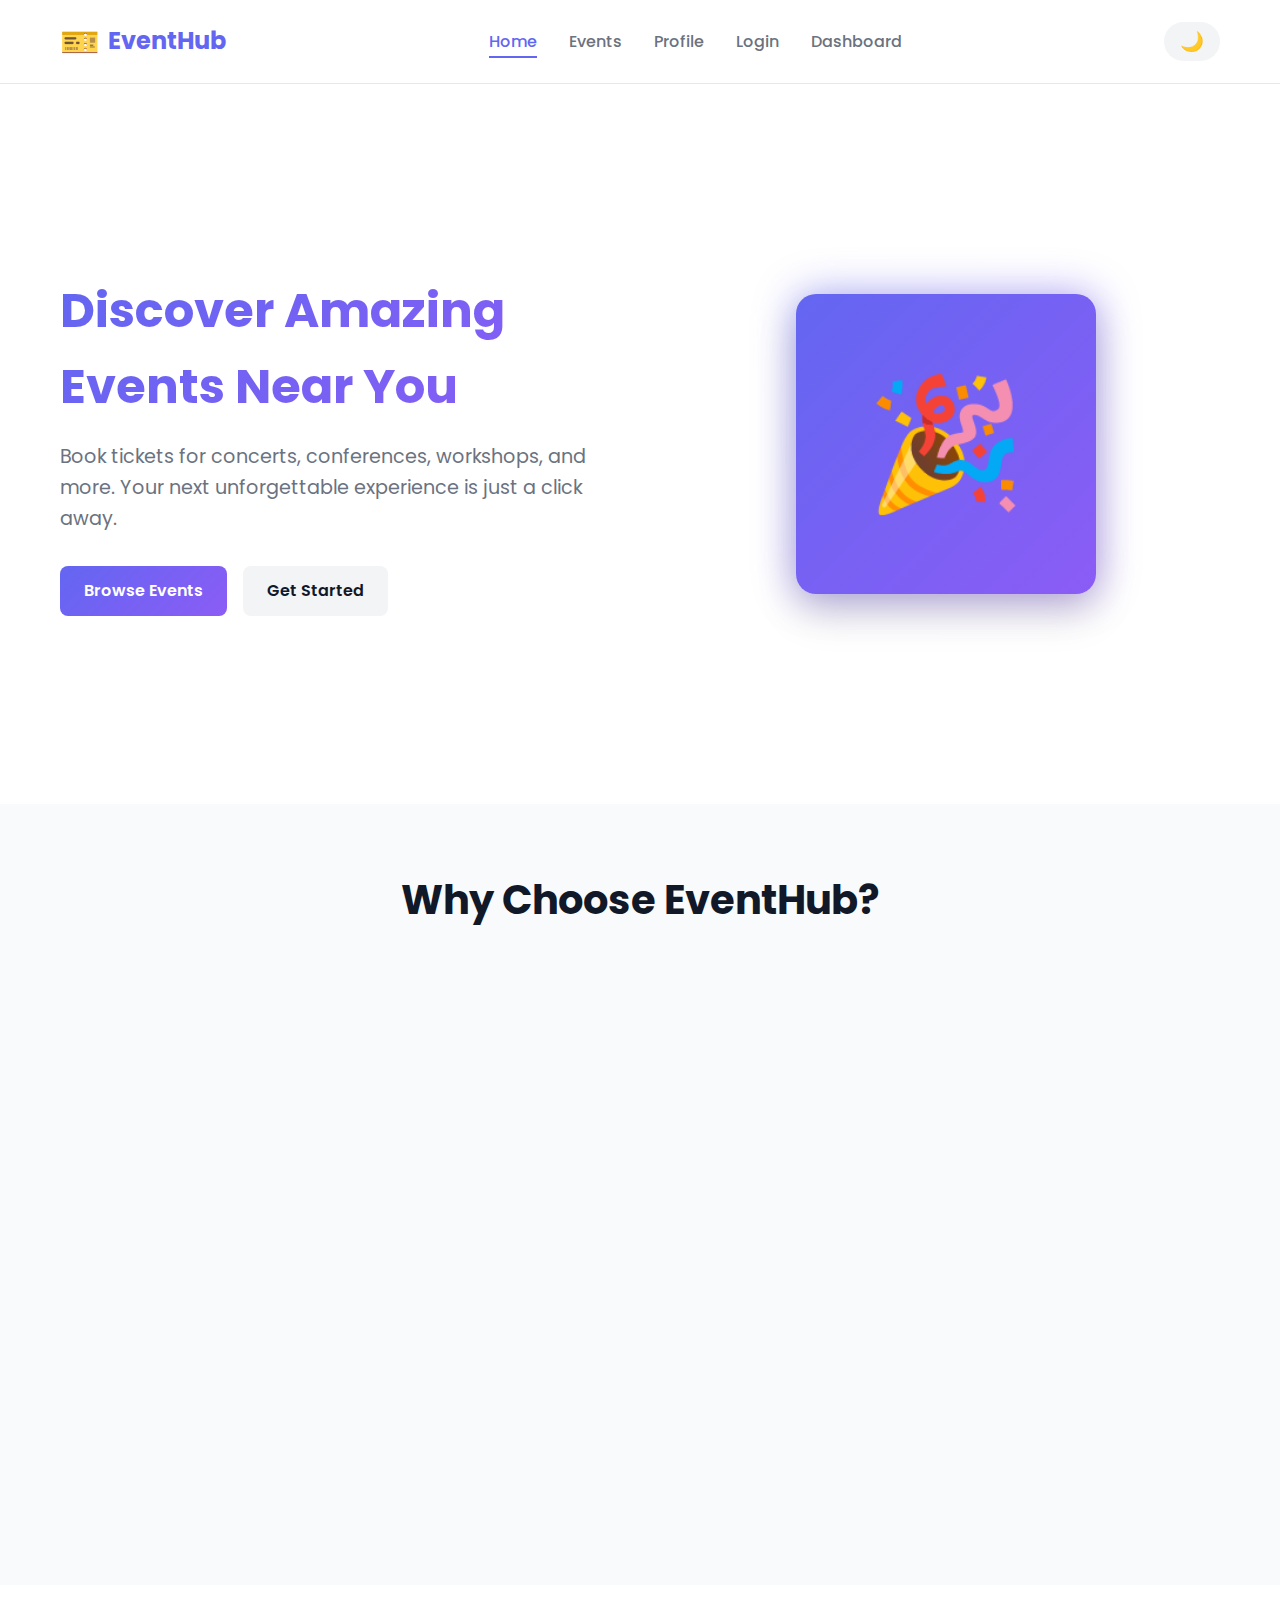
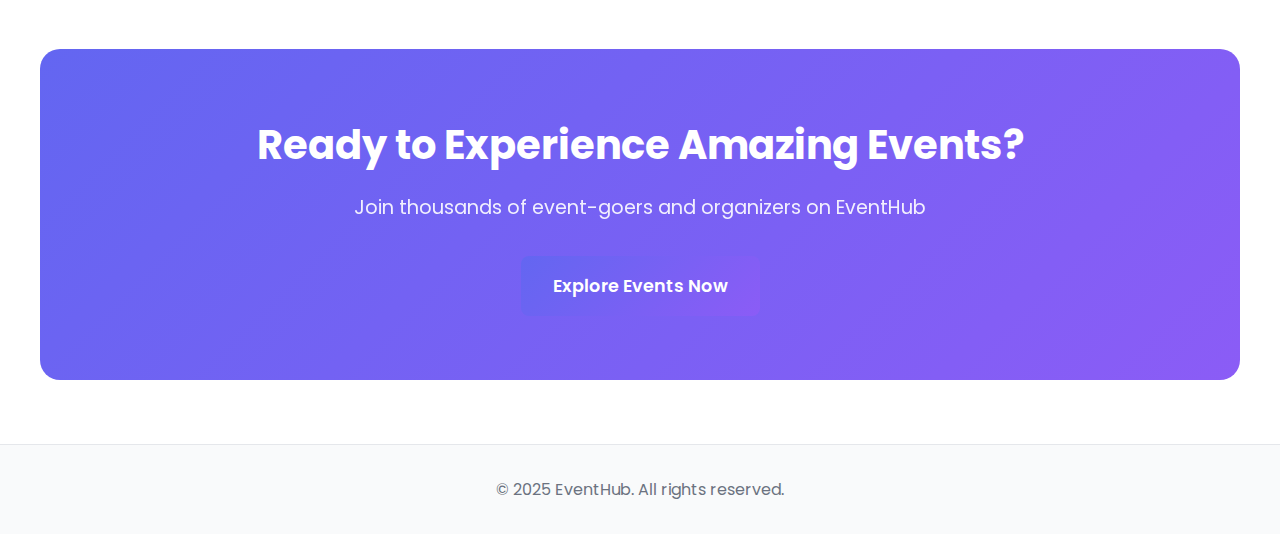
<file: EventHubFrontEnd-main/index.html>
<!DOCTYPE html>
<html lang="en">
<head>
    <meta charset="UTF-8">
    <meta name="viewport" content="width=device-width, initial-scale=1.0">
    <title>EventHub - Your Premier Event Ticketing Platform</title>
    <link rel="stylesheet" href="assets/css/styles.css">
    <link rel="preconnect" href="https://fonts.googleapis.com">
    <link rel="preconnect" href="https://fonts.gstatic.com" crossorigin>
    <link href="https://fonts.googleapis.com/css2?family=Poppins:wght@300;400;500;600;700&display=swap" rel="stylesheet">
</head>
<body>
     <!-- Navigation  -->
    <nav class="navbar">
        <div class="container nav-container">
            <div class="logo">
                <span class="logo-icon">🎫</span>
                <span class="logo-text">EventHub</span>
            </div>
            <ul class="nav-links">
                <li><a href="index.html" class="active">Home</a></li>
                <li><a href="events.html">Events</a></li>
                <li><a href="profile.html">Profile</a></li>
                <li><a href="login.html">Login</a></li>
                <li><a href="dashboard.html">Dashboard</a></li>
            </ul>
            <button class="theme-toggle" id="themeToggle" aria-label="Toggle theme">
                <span class="theme-icon">🌙</span>
            </button>
        </div>
    </nav>

     <!-- Hero Section  -->
    <section class="hero">
        <div class="container hero-container">
            <div class="hero-content fade-in">
                <h1 class="hero-title">Discover Amazing Events Near You</h1>
                <p class="hero-subtitle">Book tickets for concerts, conferences, workshops, and more. Your next unforgettable experience is just a click away.</p>
                <div class="hero-buttons">
                    <a href="events.html" class="btn btn-primary">Browse Events</a>
                    <a href="login.html" class="btn btn-secondary">Get Started</a>
                </div>
            </div>
            <div class="hero-image fade-in">
                <div class="hero-card">
                    <div class="card-glow"></div>
                    <span class="hero-emoji">🎉</span>
                </div>
            </div>
        </div>
    </section>

     <!-- Features Section  -->
    <section class="features">
        <div class="container">
            <h2 class="section-title fade-in">Why Choose EventHub?</h2>
            <div class="features-grid">
                <div class="feature-card slide-up">
                    <div class="feature-icon">🎟️</div>
                    <h3>Easy Booking</h3>
                    <p>Book tickets in seconds with our streamlined checkout process</p>
                </div>
                <div class="feature-card slide-up">
                    <div class="feature-icon">📱</div>
                    <h3>Digital Tickets</h3>
                    <p>Get instant QR code tickets delivered to your device</p>
                </div>
                <div class="feature-card slide-up">
                    <div class="feature-icon">🔒</div>
                    <h3>Secure Payment</h3>
                    <p>Your transactions are protected with industry-standard security</p>
                </div>
                <div class="feature-card slide-up">
                    <div class="feature-icon">⚡</div>
                    <h3>Instant Confirmation</h3>
                    <p>Receive immediate booking confirmation and ticket details</p>
                </div>
                <div class="feature-card slide-up">
                    <div class="feature-icon">🎯</div>
                    <h3>Event Discovery</h3>
                    <p>Find events tailored to your interests and location</p>
                </div>
                <div class="feature-card slide-up">
                    <div class="feature-icon">👥</div>
                    <h3>Organizer Tools</h3>
                    <p>Powerful dashboard for event organizers to manage everything</p>
                </div>
            </div>
        </div>
    </section>

     <!-- CTA Section  -->
    <section class="cta">
        <div class="container cta-container fade-in">
            <h2>Ready to Experience Amazing Events?</h2>
            <p>Join thousands of event-goers and organizers on EventHub</p>
            <a href="events.html" class="btn btn-primary btn-large">Explore Events Now</a>
        </div>
    </section>

     <!-- Footer  -->
    <footer class="footer">
        <div class="container">
            <p>&copy; 2025 EventHub. All rights reserved.</p>
        </div>
    </footer>

    <script src="assets/js/script.js"></script>
</body>
</html>
</file>
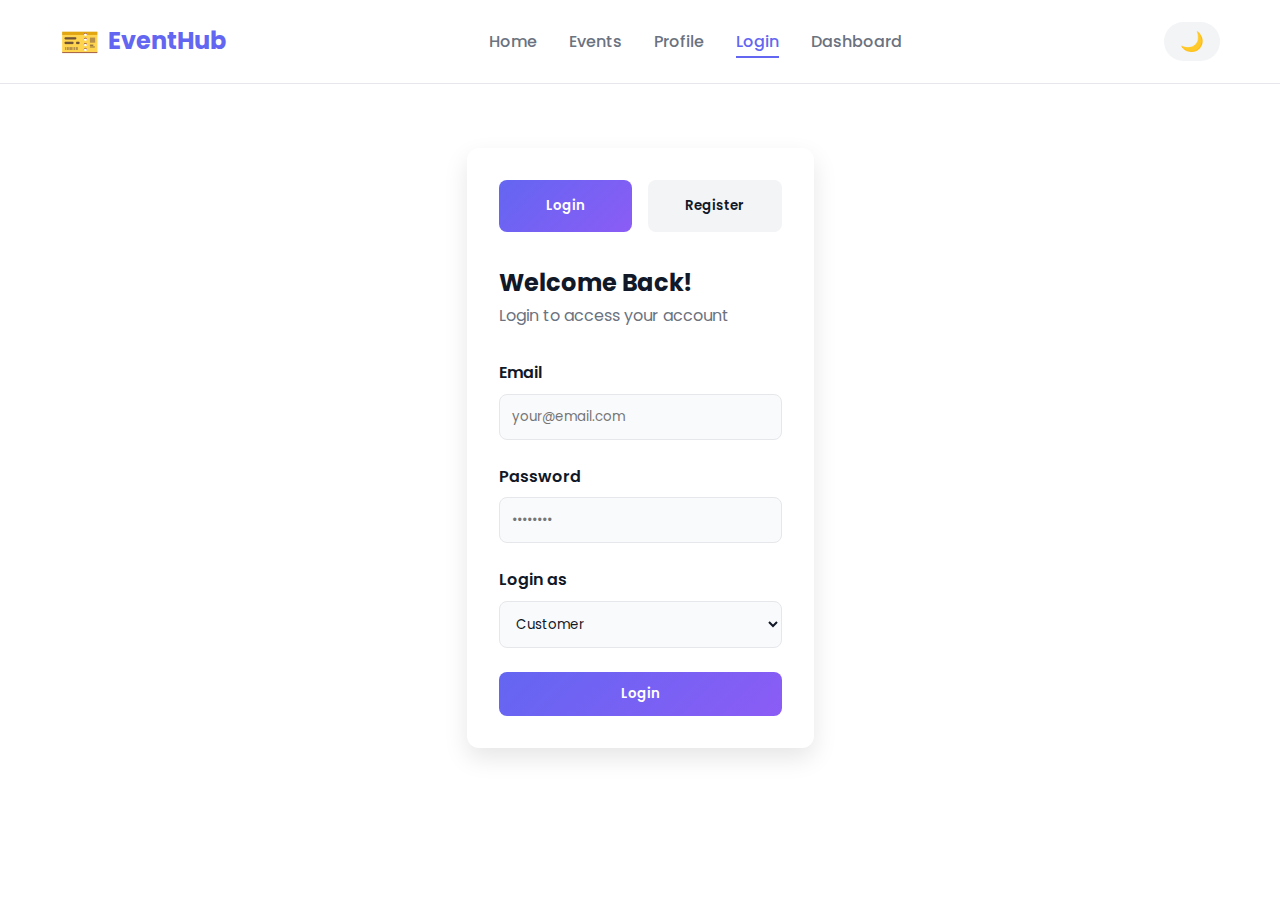
<file: EventHubFrontEnd-main/dashboard.html>
<!DOCTYPE html>
<html lang="en">
<head>
    <meta charset="UTF-8">
    <meta name="viewport" content="width=device-width, initial-scale=1.0">
    <title>Organizer Dashboard - EventHub</title>
    <link rel="stylesheet" href="assets/css/styles.css">
    <link rel="preconnect" href="https://fonts.googleapis.com">
    <link rel="preconnect" href="https://fonts.gstatic.com" crossorigin>
    <link href="https://fonts.googleapis.com/css2?family=Poppins:wght@300;400;500;600;700&display=swap" rel="stylesheet">
</head>
<body>
     <!-- Navigation  -->
    <nav class="navbar">
        <div class="container nav-container">
            <div class="logo">
                <span class="logo-icon">🎫</span>
                <span class="logo-text">EventHub</span>
            </div>
            <ul class="nav-links">
                <li><a href="index.html">Home</a></li>
                <li><a href="events.html">Events</a></li>
                <li><a href="profile.html">Profile</a></li>
                <li><a href="checkin.html">Check-in</a></li>
                <li><a href="dashboard.html" class="active">Dashboard</a></li>
                <li><a href="#" id="logoutBtn">Logout</a></li>
            </ul>
            <button class="theme-toggle" id="themeToggle" aria-label="Toggle theme">
                <span class="theme-icon">🌙</span>
            </button>
        </div>
    </nav>

     <!-- Dashboard Section  -->
    <section class="dashboard-section">
        <div class="container">
            <div class="dashboard-header fade-in">
                <h1>Organizer Dashboard</h1>
                <p id="welcomeMessage">Welcome back!</p>
            </div>

             <!-- Create Event Form  -->
            <div class="dashboard-card fade-in">
                <h2>Create New Event</h2>
                <form class="event-form" id="createEventForm">
                    <div class="form-row">
                        <div class="form-group">
                            <label for="eventName">Event Name</label>
                            <input type="text" id="eventName" required placeholder="Summer Music Festival">
                        </div>
                        <div class="form-group">
                            <label for="eventDate">Event Date</label>
                            <input type="datetime-local" id="eventDate" required>
                        </div>
                    </div>
                    <div class="form-row">
                        <div class="form-group">
                            <label for="eventLocation">Location</label>
                            <input type="text" id="eventLocation" required placeholder="Central Park, NY">
                        </div>
                        <div class="form-group">
                            <label for="eventCategory">Category</label>
                            <select id="eventCategory" required>
                                <option value="concert">Concert</option>
                                <option value="conference">Conference</option>
                                <option value="workshop">Workshop</option>
                                <option value="sports">Sports</option>
                                <option value="festival">Festival</option>
                                <option value="other">Other</option>
                            </select>
                        </div>
                    </div>
                    <div class="form-row">
                        <div class="form-group">
                            <label for="eventPrice">Ticket Price ($)</label>
                            <input type="number" id="eventPrice" required min="0" step="0.01" placeholder="50.00">
                        </div>
                        <div class="form-group">
                            <label for="eventTickets">Available Tickets</label>
                            <input type="number" id="eventTickets" required min="1" placeholder="100">
                        </div>
                    </div>
                    <div class="form-group">
                        <label for="eventDescription">Description</label>
                        <textarea id="eventDescription" rows="4" required placeholder="Describe your event..."></textarea>
                    </div>
                    <button type="submit" class="btn btn-primary">Create Event</button>
                </form>
            </div>

             <!-- My Events  -->
            <div class="dashboard-card fade-in">
                <h2>My Events</h2>
                <div id="myEventsList" class="events-list"></div>
                
            </div>
        </div>
    </section>

    <script src="assets/js/dashboard.js"></script>
    <script src="assets/js/script.js"></script>
</body>
</html>
</file>
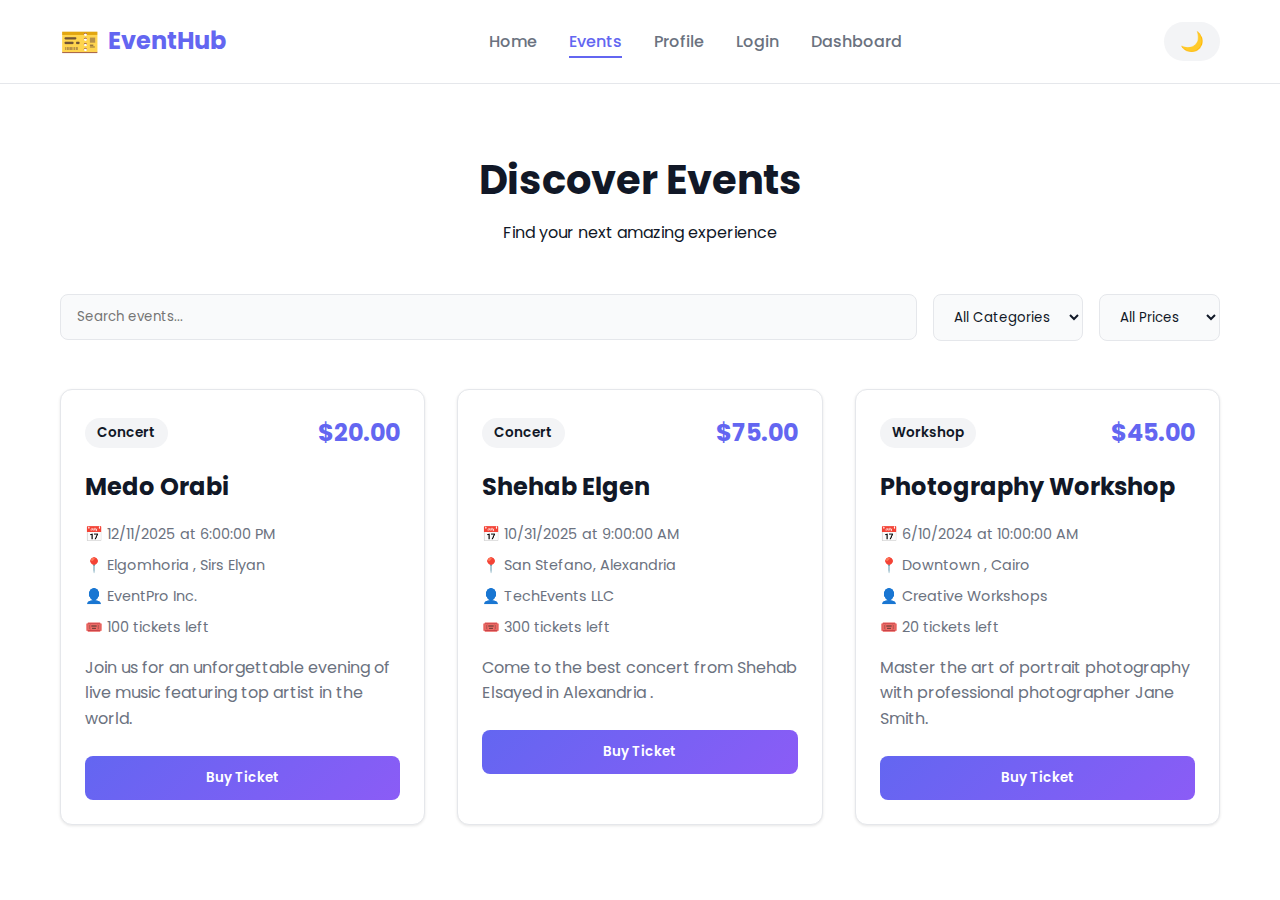
<file: EventHubFrontEnd-main/events.html>
<!DOCTYPE html>
<html lang="en">
<head>
    <meta charset="UTF-8">
    <meta name="viewport" content="width=device-width, initial-scale=1.0">
    <title>Browse Events - EventHub</title>
    <link rel="stylesheet" href="assets/css/styles.css">
    <link rel="preconnect" href="https://fonts.googleapis.com">
    <link rel="preconnect" href="https://fonts.gstatic.com" crossorigin>
    <link href="https://fonts.googleapis.com/css2?family=Poppins:wght@300;400;500;600;700&display=swap" rel="stylesheet">
</head>
<body>
     <!-- Navigation  -->
    <nav class="navbar">
        <div class="container nav-container">
            <div class="logo">
                <span class="logo-icon">🎫</span>
                <span class="logo-text">EventHub</span>
            </div>
            <ul class="nav-links">
                <li><a href="index.html">Home</a></li>
                <li><a href="events.html" class="active">Events</a></li>
                <li><a href="profile.html">Profile</a></li>
                <li><a href="login.html">Login</a></li>
                <li><a href="dashboard.html">Dashboard</a></li>
            </ul>
            <button class="theme-toggle" id="themeToggle" aria-label="Toggle theme">
                <span class="theme-icon">🌙</span>
            </button>
        </div>
    </nav>

     <!-- Events Section  -->
    <section class="events-section">
        <div class="container">
            <div class="events-header fade-in">
                <h1>Discover Events</h1>
                <p>Find your next amazing experience</p>
            </div>

             <!-- Search and Filter  -->
            <div class="events-controls fade-in">
                <div class="search-box">
                    <input type="text" id="searchInput" placeholder="Search events...">
                </div>
                <div class="filter-box">
                    <select id="categoryFilter">
                        <option value="all">All Categories</option>
                        <option value="concert">Concert</option>
                        <option value="conference">Conference</option>
                        <option value="workshop">Workshop</option>
                        <option value="sports">Sports</option>
                        <option value="festival">Festival</option>
                        <option value="other">Other</option>
                    </select>
                </div>
                <div class="filter-box">
                    <select id="priceFilter">
                        <option value="all">All Prices</option>
                        <option value="free">Free</option>
                        <option value="0-50">$0 - $50</option>
                        <option value="50-100">$50 - $100</option>
                        <option value="100+">$100+</option>
                    </select>
                </div>
            </div>

             <!-- Events Grid  -->
            <div id="eventsGrid" class="events-grid"></div>
        </div>
    </section>

     <!-- Purchase Modal  -->
    <div id="purchaseModal" class="modal">
        <div class="modal-content">
            <span class="modal-close">&times;</span>
            <h2>Purchase Ticket</h2>
            <div id="modalEventDetails"></div>
            <form id="purchaseForm">
                <div class="form-group">
                    <label for="buyerName">Your Name</label>
                    <input type="text" id="buyerName" required placeholder="John Doe">
                </div>
                <div class="form-group">
                    <label for="buyerEmail">Email</label>
                    <input type="email" id="buyerEmail" required placeholder="your@email.com">
                </div>
                <div class="form-group">
                    <label for="ticketQuantity">Number of Tickets</label>
                    <input type="number" id="ticketQuantity" min="1" value="1" required>
                </div>
                <button type="submit" class="btn btn-primary btn-full">Complete Purchase</button>
            </form>
        </div>
    </div>


    <script src="assets/js/script.js"></script>
    <script src="assets/js/events.js"></script>
</body>
</html>
</file>
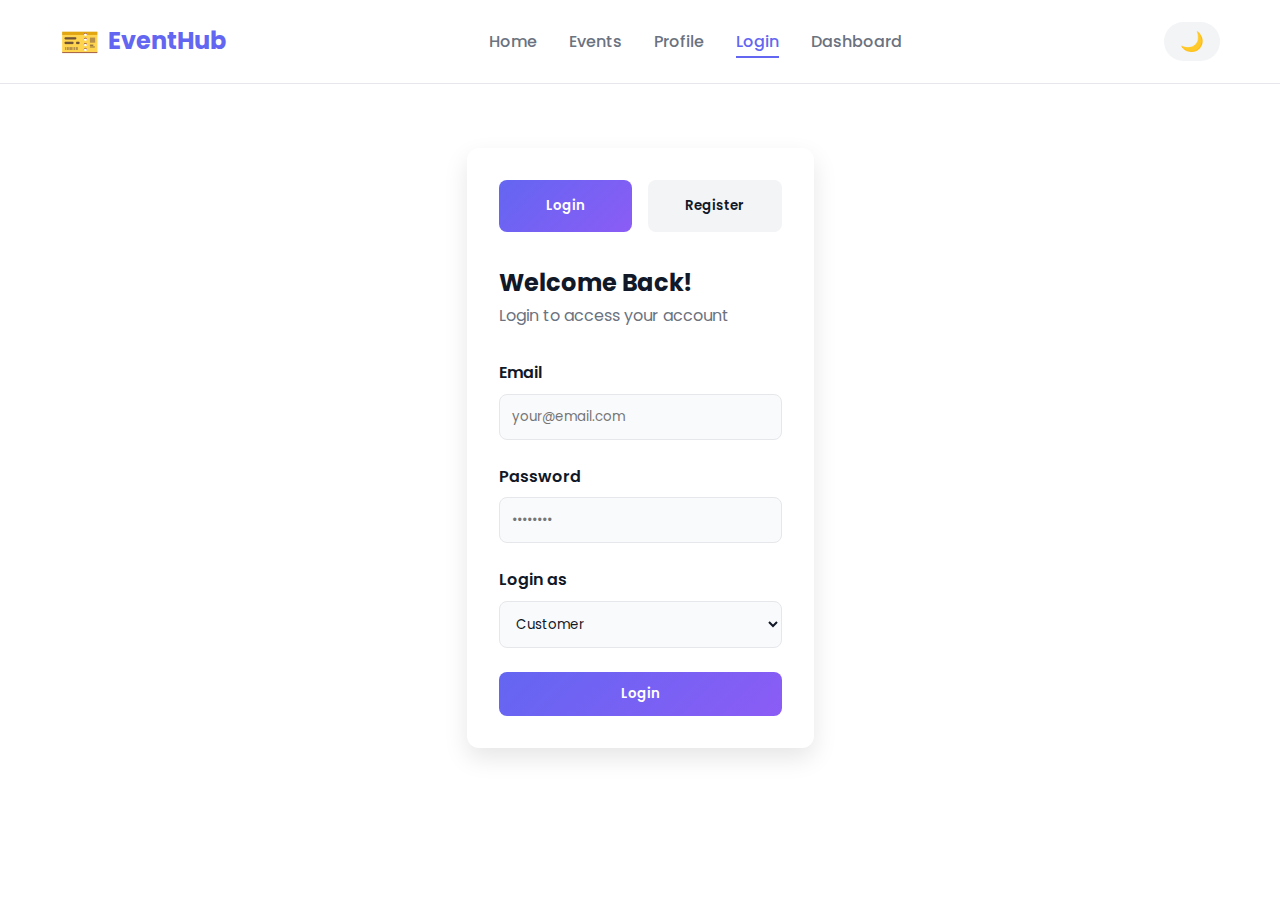
<file: EventHubFrontEnd-main/login.html>
<!DOCTYPE html>
<html lang="en">
<head>
    <meta charset="UTF-8">
    <meta name="viewport" content="width=device-width, initial-scale=1.0">
    <title>Login / Register - EventHub</title>
    <link rel="stylesheet" href="assets/css/styles.css">
    <link rel="preconnect" href="https://fonts.googleapis.com">
    <link rel="preconnect" href="https://fonts.gstatic.com" crossorigin>
    <link href="https://fonts.googleapis.com/css2?family=Poppins:wght@300;400;500;600;700&display=swap" rel="stylesheet">
</head>
<body>
     <!-- Navigation  -->
    <nav class="navbar">
        <div class="container nav-container">
            <div class="logo">
                <span class="logo-icon">🎫</span>
                <span class="logo-text">EventHub</span>
            </div>
            <ul class="nav-links">
                <li><a href="index.html">Home</a></li>
                <li><a href="events.html">Events</a></li>
                <li><a href="profile.html">Profile</a></li>
                <li><a href="login.html" class="active">Login</a></li>
                <li><a href="dashboard.html">Dashboard</a></li>
            </ul>
            <button class="theme-toggle" id="themeToggle" aria-label="Toggle theme">
                <span class="theme-icon">🌙</span>
            </button>
        </div>
    </nav>

     <!-- Auth Section  -->
    <section class="auth-section">
        <div class="container">
            <div class="auth-container fade-in">
                <div class="auth-tabs">
                    <button class="auth-tab active" data-tab="login">Login</button>
                    <button class="auth-tab" data-tab="register">Register</button>
                </div>

                 <!-- Login Form  -->
                <div class="auth-form-container active" id="loginForm">
                    <h2>Welcome Back!</h2>
                    <p class="auth-subtitle">Login to access your account</p>
                    <form class="auth-form" id="loginFormElement">
                        <div class="form-group">
                            <label for="loginEmail">Email</label>
                            <input type="email" id="loginEmail" required placeholder="your@email.com">
                        </div>
                        <div class="form-group">
                            <label for="loginPassword">Password</label>
                            <input type="password" id="loginPassword" required placeholder="••••••••">
                        </div>
                        <div class="form-group">
                            <label for="loginUserType">Login as</label>
                            <select id="loginUserType" required>
                                <option value="customer">Customer</option>
                                <option value="organizer">Event Organizer</option>
                            </select>
                        </div>
                        <button type="submit" class="btn btn-primary btn-full">Login</button>
                    </form>
                </div>

                 <!-- Register Form  -->
                <div class="auth-form-container" id="registerForm">
                    <h2>Create Account</h2>
                    <p class="auth-subtitle">Join EventHub today</p>
                    <form class="auth-form" id="registerFormElement">
                        <div class="form-group">
                            <label for="registerName">Full Name</label>
                            <input type="text" id="registerName" required placeholder="John Doe">
                        </div>
                        <div class="form-group">
                            <label for="registerEmail">Email</label>
                            <input type="email" id="registerEmail" required placeholder="your@email.com">
                        </div>
                        <div class="form-group">
                            <label for="registerPassword">Password</label>
                            <input type="password" id="registerPassword" required placeholder="••••••••">
                        </div>
                        <div class="form-group">
                            <label for="registerUserType">Register as</label>
                            <select id="registerUserType" required>
                                <option value="customer">Customer</option>
                                <option value="organizer">Event Organizer</option>
                            </select>
                        </div>
                        <button type="submit" class="btn btn-primary btn-full">Create Account</button>
                    </form>
                </div>
            </div>
        </div>
    </section>

    <script src="assets/js/script.js"></script>
    <script src="assets/js/login.js"></script>
</body>
</html>
</file>
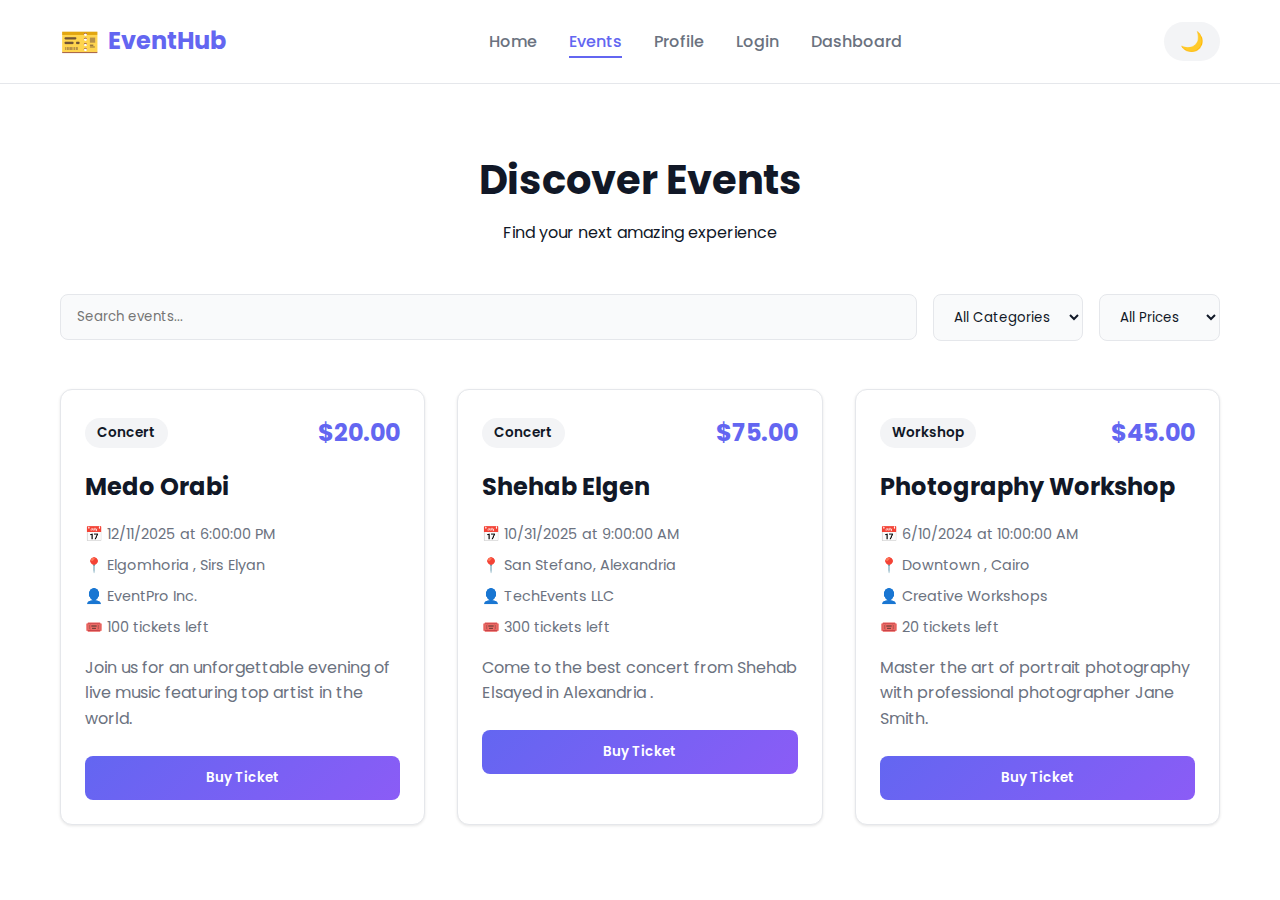
<file: EventHubFrontEnd-main/payment.html>
<!DOCTYPE html>
<html lang="en">
<head>
    <meta charset="UTF-8">
    <meta name="viewport" content="width=device-width, initial-scale=1.0">
    <title>Payment - EventHub</title>
    <link rel="stylesheet" href="assets/css/styles.css">
    <link rel="preconnect" href="https://fonts.googleapis.com">
    <link rel="preconnect" href="https://fonts.gstatic.com" crossorigin>
    <link href="https://fonts.googleapis.com/css2?family=Poppins:wght@300;400;500;600;700&display=swap" rel="stylesheet">
</head>
<body>
     <!-- Navigation  -->
    <nav class="navbar">
        <div class="container nav-container">
            <div class="logo">
                <span class="logo-icon">🎫</span>
                <span class="logo-text">EventHub</span>
            </div>
            <ul class="nav-links">
                <li><a href="index.html">Home</a></li>
                <li><a href="events.html">Events</a></li>
                <li><a href="profile.html">Profile</a></li>
                <li><a href="login.html">Login</a></li>
                <li><a href="dashboard.html">Dashboard</a></li>
            </ul>
            <button class="theme-toggle" id="themeToggle" aria-label="Toggle theme">
                <span class="theme-icon">🌙</span>
            </button>
        </div>
    </nav>

     <!-- Payment Section  -->
    <section class="payment-section">
        <div class="container">
            <div class="payment-container fade-in">
                <div class="payment-header">
                    <h1>Complete Your Payment</h1>
                    <p>Secure payment powered by Visa</p>
                </div>

                <div class="payment-grid">
                     <!-- Order Summary  -->
                    <div class="order-summary-card slide-up">
                        <h2>Order Summary</h2>
                        <div id="orderSummary" class="order-details"></div>
                    </div>

                     <!-- Payment Form  -->
                    <div class="payment-form-card slide-up">
                        <h2>Payment Details</h2>
                        <div class="payment-method-badge">
                            <span class="visa-logo">VISA</span>
                            <span class="secure-badge">🔒 Secure Payment</span>
                        </div>
                        
                        <form id="paymentForm" class="payment-form">
                            <div class="form-group">
                                <label for="cardholderName">Cardholder Name</label>
                                <input type="text" id="cardholderName" required placeholder="John Doe" autocomplete="cc-name">
                            </div>

                            <div class="form-group">
                                <label for="cardNumber">Card Number</label>
                                <input type="text" id="cardNumber" required placeholder="1234 5678 9012 3456" maxlength="19" autocomplete="cc-number">
                                <div class="card-type-indicator" id="cardTypeIndicator"></div>
                            </div>

                            <div class="form-row">
                                <div class="form-group">
                                    <label for="expiryDate">Expiry Date</label>
                                    <input type="text" id="expiryDate" required placeholder="MM/YY" maxlength="5" autocomplete="cc-exp">
                                </div>
                                <div class="form-group">
                                    <label for="cvv">CVV</label>
                                    <input type="text" id="cvv" required placeholder="123" maxlength="3" autocomplete="cc-csc">
                                </div>
                            </div>

                            <div class="form-group">
                                <label for="billingEmail">Billing Email</label>
                                <input type="email" id="billingEmail" required placeholder="your@email.com" autocomplete="email">
                            </div>

                            <div class="payment-total">
                                <span>Total Amount:</span>
                                <span id="totalAmount" class="total-price">$0.00</span>
                            </div>

                            <button type="submit" class="btn btn-primary btn-full btn-large">
                                <span id="payButtonText">Pay Now</span>
                            </button>

                            <div class="payment-security-info">
                                <p>🔒 Your payment information is encrypted and secure</p>
                            </div>
                        </form>
                    </div>
                </div>
            </div>
        </div>
    </section>

     <!-- Processing Modal  -->
    <div id="processingModal" class="modal">
        <div class="modal-content processing-modal">
            <div class="processing-animation">
                <div class="spinner"></div>
                <h3>Processing Payment...</h3>
                <p>Please wait while we process your transaction</p>
            </div>
        </div>
    </div>

    <script src="assets/js/script.js"></script>
    <script src="assets/js/payment.js"></script>
</body>
</html>
</file>
<file: EventHubFrontEnd-main/assets/css/styles.css>
/* Global Styles */
:root {
  --primary-color: #6366f1;
  --primary-dark: #4f46e5;
  --secondary-color: #8b5cf6;
  --success-color: #10b981;
  --error-color: #ef4444;
  --warning-color: #f59e0b;
  --bg-primary: #ffffff;
  --bg-secondary: #f9fafb;
  --bg-tertiary: #f3f4f6;
  --text-primary: #111827;
  --text-secondary: #6b7280;
  --border-color: #e5e7eb;
  --shadow: 0 1px 3px rgba(0, 0, 0, 0.1);
  --shadow-lg: 0 10px 25px rgba(0, 0, 0, 0.1);
  --shadow-xl: 0 20px 40px rgba(0, 0, 0, 0.15);
}

[data-theme="dark"] {
  --bg-primary: #111827;
  --bg-secondary: #1f2937;
  --bg-tertiary: #374151;
  --text-primary: #f9fafb;
  --text-secondary: #9ca3af;
  --border-color: #374151;
  --shadow: 0 1px 3px rgba(0, 0, 0, 0.3);
  --shadow-lg: 0 10px 25px rgba(0, 0, 0, 0.4);
  --shadow-xl: 0 20px 40px rgba(0, 0, 0, 0.5);
}

* {
  margin: 0;
  padding: 0;
  box-sizing: border-box;
}

body {
  font-family: "Poppins", sans-serif;
  background-color: var(--bg-primary);
  color: var(--text-primary);
  line-height: 1.6;
  transition: background-color 0.3s ease, color 0.3s ease;
}

.container {
  max-width: 1200px;
  margin: 0 auto;
  padding: 0 20px;
}

/* Navigation */
.navbar {
  background-color: var(--bg-primary);
  border-bottom: 1px solid var(--border-color);
  padding: 1rem 0;
  position: sticky;
  top: 0;
  z-index: 1000;
  backdrop-filter: blur(10px);
  transition: all 0.3s ease;
}

.nav-container {
  display: flex;
  justify-content: space-between;
  align-items: center;
}

.logo {
  display: flex;
  align-items: center;
  gap: 0.5rem;
  font-size: 1.5rem;
  font-weight: 700;
  color: var(--primary-color);
  text-decoration: none;
}

.logo-icon {
  font-size: 2rem;
}

.nav-links {
  display: flex;
  list-style: none;
  gap: 2rem;
  align-items: center;
}

.nav-links a {
  color: var(--text-secondary);
  text-decoration: none;
  font-weight: 500;
  transition: color 0.3s ease;
  position: relative;
}

.nav-links a:hover,
.nav-links a.active {
  color: var(--primary-color);
}

.nav-links a::after {
  content: "";
  position: absolute;
  bottom: -5px;
  left: 0;
  width: 0;
  height: 2px;
  background-color: var(--primary-color);
  transition: width 0.3s ease;
}

.nav-links a:hover::after,
.nav-links a.active::after {
  width: 100%;
}

.theme-toggle {
  background: var(--bg-tertiary);
  border: none;
  padding: 0.5rem 1rem;
  border-radius: 50px;
  cursor: pointer;
  font-size: 1.2rem;
  transition: all 0.3s ease;
}

.theme-toggle:hover {
  transform: scale(1.1);
  box-shadow: var(--shadow);
}

/* Buttons */
.btn {
  padding: 0.75rem 1.5rem;
  border: none;
  border-radius: 8px;
  font-weight: 600;
  cursor: pointer;
  transition: all 0.3s ease;
  text-decoration: none;
  display: inline-block;
  font-family: "Poppins", sans-serif;
}

.btn-primary {
  background: linear-gradient(135deg, var(--primary-color), var(--secondary-color));
  color: white;
}

.btn-primary:hover {
  transform: translateY(-2px);
  box-shadow: var(--shadow-lg);
}

.btn-secondary {
  background: var(--bg-tertiary);
  color: var(--text-primary);
}

.btn-secondary:hover {
  background: var(--bg-secondary);
  transform: translateY(-2px);
}

.btn-full {
  width: 100%;
}

.btn-large {
  padding: 1rem 2rem;
  font-size: 1.1rem;
}

.btn-small {
  padding: 0.5rem 1rem;
  font-size: 0.9rem;
}

/* Hero Section */
.hero {
  padding: 4rem 0;
  min-height: 80vh;
  display: flex;
  align-items: center;
}

.hero-container {
  display: grid;
  grid-template-columns: 1fr 1fr;
  gap: 4rem;
  align-items: center;
}

.hero-title {
  font-size: 3rem;
  font-weight: 700;
  margin-bottom: 1rem;
  background: linear-gradient(135deg, var(--primary-color), var(--secondary-color));
  -webkit-background-clip: text;
  -webkit-text-fill-color: transparent;
  background-clip: text;
}

.hero-subtitle {
  font-size: 1.2rem;
  color: var(--text-secondary);
  margin-bottom: 2rem;
}

.hero-buttons {
  display: flex;
  gap: 1rem;
}

.hero-image {
  display: flex;
  justify-content: center;
  align-items: center;
}

.hero-card {
  position: relative;
  width: 300px;
  height: 300px;
  background: linear-gradient(135deg, var(--primary-color), var(--secondary-color));
  border-radius: 20px;
  display: flex;
  justify-content: center;
  align-items: center;
  box-shadow: var(--shadow-xl);
  animation: float 3s ease-in-out infinite;
}

.hero-emoji {
  font-size: 8rem;
}

.card-glow {
  position: absolute;
  inset: -2px;
  background: linear-gradient(135deg, var(--primary-color), var(--secondary-color));
  border-radius: 20px;
  opacity: 0.5;
  filter: blur(20px);
  z-index: -1;
}

@keyframes float {
  0%,
  100% {
    transform: translateY(0);
  }
  50% {
    transform: translateY(-20px);
  }
}

/* Features Section */
.features {
  padding: 4rem 0;
  background-color: var(--bg-secondary);
}

.section-title {
  text-align: center;
  font-size: 2.5rem;
  font-weight: 700;
  margin-bottom: 3rem;
}

.features-grid {
  display: grid;
  grid-template-columns: repeat(auto-fit, minmax(300px, 1fr));
  gap: 2rem;
}

.feature-card {
  background: var(--bg-primary);
  padding: 2rem;
  border-radius: 12px;
  box-shadow: var(--shadow);
  transition: all 0.3s ease;
}

.feature-card:hover {
  transform: translateY(-5px);
  box-shadow: var(--shadow-lg);
}

.feature-icon {
  font-size: 3rem;
  margin-bottom: 1rem;
}

.feature-card h3 {
  font-size: 1.5rem;
  margin-bottom: 0.5rem;
}

.feature-card p {
  color: var(--text-secondary);
}

/* CTA Section */
.cta {
  padding: 4rem 0;
  text-align: center;
}

.cta-container {
  background: linear-gradient(135deg, var(--primary-color), var(--secondary-color));
  padding: 4rem 2rem;
  border-radius: 20px;
  color: white;
}

.cta h2 {
  font-size: 2.5rem;
  margin-bottom: 1rem;
}

.cta p {
  font-size: 1.2rem;
  margin-bottom: 2rem;
  opacity: 0.9;
}

/* Footer */
.footer {
  background-color: var(--bg-secondary);
  padding: 2rem 0;
  text-align: center;
  color: var(--text-secondary);
  border-top: 1px solid var(--border-color);
}

/* Auth Section */
.auth-section {
  padding: 4rem 0;
  min-height: 80vh;
  display: flex;
  align-items: center;
}

.auth-container {
  max-width: 500px;
  margin: 0 auto;
  background: var(--bg-primary);
  padding: 2rem;
  border-radius: 12px;
  box-shadow: var(--shadow-lg);
}

.auth-tabs {
  display: flex;
  gap: 1rem;
  margin-bottom: 2rem;
}

.auth-tab {
  flex: 1;
  padding: 1rem;
  background: var(--bg-tertiary);
  border: none;
  border-radius: 8px;
  font-weight: 600;
  cursor: pointer;
  transition: all 0.3s ease;
  font-family: "Poppins", sans-serif;
  color: var(--text-primary);
}

.auth-tab.active {
  background: linear-gradient(135deg, var(--primary-color), var(--secondary-color));
  color: white;
}

.auth-form-container {
  display: none;
}

.auth-form-container.active {
  display: block;
}

.auth-subtitle {
  color: var(--text-secondary);
  margin-bottom: 2rem;
}

.auth-form {
  display: flex;
  flex-direction: column;
  gap: 1.5rem;
}

.form-group {
  display: flex;
  flex-direction: column;
  gap: 0.5rem;
}

.form-group label {
  font-weight: 600;
  color: var(--text-primary);
}

.form-group input,
.form-group select,
.form-group textarea {
  padding: 0.75rem;
  border: 1px solid var(--border-color);
  border-radius: 8px;
  font-family: "Poppins", sans-serif;
  background: var(--bg-secondary);
  color: var(--text-primary);
  transition: all 0.3s ease;
}

.form-group input:focus,
.form-group select:focus,
.form-group textarea:focus {
  outline: none;
  border-color: var(--primary-color);
  box-shadow: 0 0 0 3px rgba(99, 102, 241, 0.1);
}

/* Dashboard */
.dashboard-section {
  padding: 4rem 0;
  min-height: 80vh;
}

.dashboard-header {
  margin-bottom: 3rem;
}

.dashboard-header h1 {
  font-size: 2.5rem;
  margin-bottom: 0.5rem;
}

.dashboard-card {
  background: var(--bg-primary);
  padding: 2rem;
  border-radius: 12px;
  box-shadow: var(--shadow);
  margin-bottom: 2rem;
}

.dashboard-card h2 {
  margin-bottom: 1.5rem;
}

.event-form {
  display: flex;
  flex-direction: column;
  gap: 1.5rem;
}

.form-row {
  display: grid;
  grid-template-columns: 1fr 1fr;
  gap: 1rem;
}

.events-list {
  display: flex;
  flex-direction: column;
  gap: 1rem;
}

.event-item {
  background: var(--bg-secondary);
  padding: 1.5rem;
  border-radius: 8px;
  border: 1px solid var(--border-color);
}

.event-item-header {
  display: flex;
  justify-content: space-between;
  align-items: center;
  margin-bottom: 1rem;
}

.event-item h3 {
  margin: 0;
}

.event-badge {
  background: var(--primary-color);
  color: white;
  padding: 0.25rem 0.75rem;
  border-radius: 20px;
  font-size: 0.85rem;
  font-weight: 600;
}

.event-item-details {
  display: grid;
  grid-template-columns: repeat(2, 1fr);
  gap: 0.5rem;
  margin-bottom: 1rem;
}

.event-item-details p {
  color: var(--text-secondary);
  font-size: 0.9rem;
}

/* Events Page */
.events-section {
  padding: 4rem 0;
  min-height: 80vh;
}

.events-header {
  text-align: center;
  margin-bottom: 3rem;
}

.events-header h1 {
  font-size: 2.5rem;
  margin-bottom: 0.5rem;
}

.events-controls {
  display: flex;
  gap: 1rem;
  margin-bottom: 3rem;
  flex-wrap: wrap;
}

.search-box {
  flex: 1;
  min-width: 250px;
}

.search-box input {
  width: 100%;
  padding: 0.75rem 1rem;
  border: 1px solid var(--border-color);
  border-radius: 8px;
  font-family: "Poppins", sans-serif;
  background: var(--bg-secondary);
  color: var(--text-primary);
}

.filter-box select {
  padding: 0.75rem 1rem;
  border: 1px solid var(--border-color);
  border-radius: 8px;
  font-family: "Poppins", sans-serif;
  background: var(--bg-secondary);
  color: var(--text-primary);
  cursor: pointer;
}

.events-grid {
  display: grid;
  grid-template-columns: repeat(auto-fill, minmax(320px, 1fr));
  gap: 2rem;
}

.event-card {
  background: var(--bg-primary);
  border-radius: 12px;
  padding: 1.5rem;
  box-shadow: var(--shadow);
  transition: all 0.3s ease;
  border: 1px solid var(--border-color);
}

.event-card:hover {
  transform: translateY(-5px);
  box-shadow: var(--shadow-lg);
}

.event-card-header {
  display: flex;
  justify-content: space-between;
  align-items: center;
  margin-bottom: 1rem;
}

.event-category-badge {
  background: var(--bg-tertiary);
  padding: 0.25rem 0.75rem;
  border-radius: 20px;
  font-size: 0.85rem;
  font-weight: 600;
  text-transform: capitalize;
}

.event-price {
  font-size: 1.5rem;
  font-weight: 700;
  color: var(--primary-color);
}

.event-card-title {
  font-size: 1.5rem;
  margin-bottom: 1rem;
}

.event-card-details {
  margin-bottom: 1rem;
}

.event-card-details p {
  color: var(--text-secondary);
  font-size: 0.9rem;
  margin-bottom: 0.5rem;
}

.event-card-description {
  color: var(--text-secondary);
  margin-bottom: 1.5rem;
  line-height: 1.6;
}

/* Modal */
.modal {
  display: none;
  position: fixed;
  inset: 0;
  background: rgba(0, 0, 0, 0.7);
  z-index: 2000;
  align-items: center;
  justify-content: center;
  backdrop-filter: blur(5px);
}

.modal-content {
  background: var(--bg-primary);
  padding: 2rem;
  border-radius: 12px;
  max-width: 500px;
  width: 90%;
  max-height: 90vh;
  overflow-y: auto;
  position: relative;
  box-shadow: var(--shadow-xl);
}

.modal-close {
  position: absolute;
  top: 1rem;
  right: 1rem;
  font-size: 2rem;
  cursor: pointer;
  color: var(--text-secondary);
  transition: color 0.3s ease;
}

.modal-close:hover {
  color: var(--text-primary);
}

.modal-event-info {
  background: var(--bg-secondary);
  padding: 1rem;
  border-radius: 8px;
  margin-bottom: 1.5rem;
}

.modal-event-info h3 {
  margin-bottom: 0.5rem;
}

.modal-event-info p {
  color: var(--text-secondary);
  margin-bottom: 0.25rem;
}

/* Modal Header and Close Button Styles */
.modal-header {
  display: flex;
  justify-content: space-between;
  align-items: center;
  margin-bottom: 1.5rem;
  padding-bottom: 1rem;
  border-bottom: 1px solid var(--border-color);
}

.modal-header h2 {
  margin: 0;
  font-size: 1.5rem;
}

.close-btn {
  background: none;
  border: none;
  font-size: 2rem;
  cursor: pointer;
  color: var(--text-secondary);
  transition: color 0.3s ease;
  padding: 0;
  width: 40px;
  height: 40px;
  display: flex;
  align-items: center;
  justify-content: center;
}

.close-btn:hover {
  color: var(--text-primary);
}

/* Edit Profile Form Styles */
.edit-profile-form {
  display: flex;
  flex-direction: column;
  gap: 1.5rem;
}

.edit-profile-form .form-group {
  display: flex;
  flex-direction: column;
  gap: 0.5rem;
}

.edit-profile-form .form-group label {
  font-weight: 600;
  color: var(--text-primary);
}

.edit-profile-form .form-group input {
  padding: 0.75rem;
  border: 1px solid var(--border-color);
  border-radius: 8px;
  font-family: "Poppins", sans-serif;
  background: var(--bg-secondary);
  color: var(--text-primary);
  transition: all 0.3s ease;
}

.edit-profile-form .form-group input:focus {
  outline: none;
  border-color: var(--primary-color);
  box-shadow: 0 0 0 3px rgba(99, 102, 241, 0.1);
}

.edit-profile-form .form-group small {
  color: var(--text-secondary);
  font-size: 0.85rem;
}

/* Form Actions Button Container */
.form-actions {
  display: flex;
  gap: 1rem;
  margin-top: 1rem;
}

.form-actions .btn {
  flex: 1;
}

/* Tickets Page */
.tickets-section {
  padding: 4rem 0;
  min-height: 80vh;
}

.tickets-header {
  text-align: center;
  margin-bottom: 3rem;
}

.tickets-header h1 {
  font-size: 2.5rem;
  margin-bottom: 0.5rem;
}

.tickets-container {
  display: flex;
  flex-direction: column;
  gap: 2rem;
}

.ticket-card {
  background: var(--bg-primary);
  border-radius: 12px;
  padding: 2rem;
  box-shadow: var(--shadow-lg);
  border: 2px solid var(--border-color);
}

.ticket-header {
  display: flex;
  justify-content: space-between;
  align-items: center;
  margin-bottom: 1.5rem;
  padding-bottom: 1rem;
  border-bottom: 2px dashed var(--border-color);
}

.ticket-header h2 {
  margin: 0;
}

.ticket-status {
  padding: 0.5rem 1rem;
  border-radius: 20px;
  font-weight: 600;
  font-size: 0.9rem;
}

.ticket-status.valid {
  background: var(--success-color);
  color: white;
}

.ticket-status.used {
  background: var(--text-secondary);
  color: white;
}

.ticket-details {
  display: grid;
  grid-template-columns: 1fr auto;
  gap: 2rem;
  align-items: center;
}

.ticket-info p {
  margin-bottom: 0.5rem;
  color: var(--text-secondary);
}

.ticket-info strong {
  color: var(--text-primary);
}

.ticket-qr {
  text-align: center;
}

.qr-code {
  background: white;
  padding: 1rem;
  border-radius: 8px;
  display: inline-block;
  margin-bottom: 0.5rem;
}

.qr-label {
  color: var(--text-secondary);
  font-size: 0.9rem;
}

.ticket-footer {
  display: flex;
  gap: 1rem;
  margin-top: 1.5rem;
  padding-top: 1rem;
  border-top: 2px dashed var(--border-color);
}

/* Check-in Page */
.checkin-section {
  padding: 4rem 0;
  min-height: 80vh;
}

.checkin-header {
  text-align: center;
  margin-bottom: 3rem;
}

.checkin-header h1 {
  font-size: 2.5rem;
  margin-bottom: 0.5rem;
}

.checkin-container {
  display: grid;
  grid-template-columns: 1fr 1fr;
  gap: 2rem;
  margin-bottom: 3rem;
}

.scanner-card,
.scan-result-card {
  background: var(--bg-primary);
  padding: 2rem;
  border-radius: 12px;
  box-shadow: var(--shadow);
}

.scanner-card h2,
.scan-result-card h2 {
  margin-bottom: 1.5rem;
}

.qr-reader {
  width: 100%;
  border-radius: 8px;
  overflow: hidden;
  margin-bottom: 1rem;
  background: var(--bg-secondary);
  min-height: 300px;
}

.scanner-controls {
  display: flex;
  gap: 1rem;
}

.scan-result {
  min-height: 300px;
  display: flex;
  align-items: center;
  justify-content: center;
}

.scan-result-success,
.scan-result-error {
  text-align: center;
  padding: 2rem;
}

.scan-result-icon {
  font-size: 4rem;
  margin-bottom: 1rem;
}

.scan-result-success h3 {
  color: var(--success-color);
  margin-bottom: 1rem;
}

.scan-result-error h3 {
  color: var(--error-color);
  margin-bottom: 1rem;
}

.scan-result-details {
  background: var(--bg-secondary);
  padding: 1rem;
  border-radius: 8px;
  text-align: left;
  margin-top: 1rem;
}

.scan-result-details p {
  margin-bottom: 0.5rem;
  color: var(--text-secondary);
}

.checkin-history {
  background: var(--bg-primary);
  padding: 2rem;
  border-radius: 12px;
  box-shadow: var(--shadow);
}

.checkin-history h2 {
  margin-bottom: 1.5rem;
}

.checkin-list {
  display: flex;
  flex-direction: column;
  gap: 1rem;
}

.checkin-item {
  background: var(--bg-secondary);
  padding: 1rem;
  border-radius: 8px;
  border: 1px solid var(--border-color);
}

.checkin-item-header {
  display: flex;
  justify-content: space-between;
  align-items: center;
  margin-bottom: 0.5rem;
}

.checkin-item h4 {
  margin: 0;
}

.checkin-time {
  color: var(--text-secondary);
  font-size: 0.9rem;
}

.checkin-item-details p {
  color: var(--text-secondary);
  font-size: 0.9rem;
  margin-bottom: 0.25rem;
}

/* Payment Page */
.payment-section {
  padding: 4rem 0;
  min-height: 80vh;
}

.payment-container {
  max-width: 1000px;
  margin: 0 auto;
}

.payment-header {
  text-align: center;
  margin-bottom: 3rem;
}

.payment-header h1 {
  font-size: 2.5rem;
  margin-bottom: 0.5rem;
}

.payment-header p {
  color: var(--text-secondary);
  font-size: 1.1rem;
}

.payment-grid {
  display: grid;
  grid-template-columns: 1fr 1.5fr;
  gap: 2rem;
}

.order-summary-card,
.payment-form-card {
  background: var(--bg-primary);
  padding: 2rem;
  border-radius: 12px;
  box-shadow: var(--shadow-lg);
  border: 1px solid var(--border-color);
}

.order-summary-card h2,
.payment-form-card h2 {
  margin-bottom: 1.5rem;
  font-size: 1.5rem;
}

.order-item {
  margin-bottom: 1.5rem;
  padding-bottom: 1.5rem;
  border-bottom: 2px dashed var(--border-color);
}

.order-item h3 {
  margin-bottom: 1rem;
  color: var(--primary-color);
}

.order-item-details p {
  color: var(--text-secondary);
  margin-bottom: 0.5rem;
  font-size: 0.95rem;
}

.order-breakdown {
  display: flex;
  flex-direction: column;
  gap: 0.75rem;
}

.order-line {
  display: flex;
  justify-content: space-between;
  color: var(--text-secondary);
}

.order-total {
  margin-top: 0.5rem;
  padding-top: 0.75rem;
  border-top: 2px solid var(--border-color);
  font-size: 1.2rem;
  color: var(--text-primary);
}

.payment-method-badge {
  display: flex;
  justify-content: space-between;
  align-items: center;
  background: var(--bg-secondary);
  padding: 1rem;
  border-radius: 8px;
  margin-bottom: 1.5rem;
}

.visa-logo {
  font-weight: 700;
  font-size: 1.5rem;
  color: #1434cb;
  background: white;
  padding: 0.25rem 0.75rem;
  border-radius: 4px;
}

.secure-badge {
  color: var(--success-color);
  font-weight: 600;
  font-size: 0.9rem;
}

.payment-form {
  display: flex;
  flex-direction: column;
  gap: 1.5rem;
}

.card-type-indicator {
  margin-top: 0.5rem;
  min-height: 24px;
}

.card-type-visa {
  display: inline-block;
  background: #1434cb;
  color: white;
  padding: 0.25rem 0.75rem;
  border-radius: 4px;
  font-weight: 600;
  font-size: 0.85rem;
}

.payment-total {
  display: flex;
  justify-content: space-between;
  align-items: center;
  background: var(--bg-secondary);
  padding: 1.5rem;
  border-radius: 8px;
  font-size: 1.2rem;
  font-weight: 600;
  margin-top: 1rem;
}

.total-price {
  color: var(--primary-color);
  font-size: 1.8rem;
}

.payment-security-info {
  text-align: center;
  margin-top: 1rem;
}

.payment-security-info p {
  color: var(--text-secondary);
  font-size: 0.9rem;
}

/* Processing Modal */
.processing-modal {
  text-align: center;
  padding: 3rem;
}

.processing-animation {
  display: flex;
  flex-direction: column;
  align-items: center;
  gap: 1.5rem;
}

.spinner {
  width: 60px;
  height: 60px;
  border: 4px solid var(--bg-tertiary);
  border-top: 4px solid var(--primary-color);
  border-radius: 50%;
  animation: spin 1s linear infinite;
}

@keyframes spin {
  0% {
    transform: rotate(0deg);
  }
  100% {
    transform: rotate(360deg);
  }
}

.processing-animation h3 {
  margin: 0;
  font-size: 1.5rem;
}

.processing-animation p {
  margin: 0;
  color: var(--text-secondary);
}

/* Animations */
.fade-in {
  animation: fadeIn 0.6s ease-out;
}

.slide-up {
  animation: slideUp 0.6s ease-out;
}

@keyframes fadeIn {
  from {
    opacity: 0;
  }
  to {
    opacity: 1;
  }
}

@keyframes slideUp {
  from {
    opacity: 0;
    transform: translateY(30px);
  }
  to {
    opacity: 1;
    transform: translateY(0);
  }
}

/* Utility Classes */
.empty-state {
  text-align: center;
  color: var(--text-secondary);
  padding: 3rem;
  font-size: 1.1rem;
}

/* Profile Section */
.profile-section {
  padding: 4rem 0;
  min-height: 80vh;
}

.profile-header {
  display: flex;
  align-items: center;
  gap: 2rem;
  background: var(--bg-primary);
  padding: 2rem;
  border-radius: 12px;
  box-shadow: var(--shadow-lg);
  margin-bottom: 3rem;
  border: 1px solid var(--border-color);
}

.profile-avatar {
  width: 100px;
  height: 100px;
  border-radius: 50%;
  background: linear-gradient(135deg, var(--primary-color), var(--secondary-color));
  display: flex;
  align-items: center;
  justify-content: center;
  font-size: 2.5rem;
  font-weight: 700;
  color: white;
  flex-shrink: 0;
}

.profile-info h1 {
  margin: 0 0 0.5rem 0;
  font-size: 2rem;
}

.profile-info p {
  margin: 0 0 0.5rem 0;
  color: var(--text-secondary);
}

.user-type {
  display: inline-block;
  background: var(--primary-color);
  color: white;
  padding: 0.25rem 0.75rem;
  border-radius: 20px;
  font-size: 0.85rem;
  font-weight: 600;
}

.profile-content {
  background: var(--bg-primary);
  padding: 2rem;
  border-radius: 12px;
  box-shadow: var(--shadow);
}

.section-header {
  display: flex;
  justify-content: space-between;
  align-items: center;
  margin-bottom: 2rem;
}

.section-header h2 {
  margin: 0;
  font-size: 1.8rem;
}

.section-header p {
  color: var(--text-secondary);
  font-size: 1.1rem;
  margin: 0;
}

.ticket-filters {
  display: flex;
  gap: 1rem;
  margin-bottom: 2rem;
  flex-wrap: wrap;
}

.filter-btn {
  padding: 0.75rem 1.5rem;
  border: 2px solid var(--border-color);
  background: var(--bg-secondary);
  color: var(--text-primary);
  border-radius: 8px;
  font-weight: 600;
  cursor: pointer;
  transition: all 0.3s ease;
  font-family: "Poppins", sans-serif;
}

.filter-btn:hover {
  border-color: var(--primary-color);
  background: var(--bg-tertiary);
}

.filter-btn.active {
  background: linear-gradient(135deg, var(--primary-color), var(--secondary-color));
  color: white;
  border-color: transparent;
}

.tickets-grid {
  display: grid;
  grid-template-columns: repeat(auto-fill, minmax(350px, 1fr));
  gap: 2rem;
}

.ticket-card {
  background: var(--bg-secondary);
  border-radius: 12px;
  padding: 1.5rem;
  box-shadow: var(--shadow);
  border: 2px solid var(--border-color);
  transition: all 0.3s ease;
  position: relative;
  overflow: hidden;
}

.ticket-card:hover {
  transform: translateY(-3px);
  box-shadow: var(--shadow-lg);
  border-color: var(--primary-color);
}

.ticket-status-badge {
  position: absolute;
  top: 1rem;
  right: 1rem;
  padding: 0.5rem 1rem;
  border-radius: 20px;
  font-weight: 600;
  font-size: 0.85rem;
  text-transform: uppercase;
}

.ticket-status-badge.upcoming {
  background: var(--success-color);
  color: white;
}

.ticket-status-badge.past {
  background: var(--text-secondary);
  color: white;
}

.ticket-card-header {
  margin-bottom: 1rem;
  padding-right: 100px;
}

.ticket-card-header h3 {
  margin: 0 0 0.5rem 0;
  font-size: 1.3rem;
  color: var(--primary-color);
}

.ticket-id {
  color: var(--text-secondary);
  font-size: 0.9rem;
  font-weight: 500;
}

.ticket-card-body {
  display: flex;
  flex-direction: column;
  gap: 1.5rem;
}

.ticket-details-grid {
  display: grid;
  grid-template-columns: repeat(2, 1fr);
  gap: 1rem;
}

.detail-item {
  display: flex;
  flex-direction: column;
  gap: 0.25rem;
}

.detail-label {
  color: var(--text-secondary);
  font-size: 0.85rem;
  font-weight: 500;
}

.detail-value {
  color: var(--text-primary);
  font-weight: 600;
}

.ticket-qr-container {
  display: flex;
  flex-direction: column;
  align-items: center;
  gap: 0.5rem;
  padding: 1rem;
  background: white;
  border-radius: 8px;
}

.qr-code-small {
  background: white;
  padding: 0.5rem;
  border-radius: 4px;
}

.qr-status {
  font-weight: 600;
  font-size: 0.9rem;
}

.qr-status.valid {
  color: var(--success-color);
}

.qr-status.used {
  color: var(--text-secondary);
}

.ticket-card-footer {
  display: flex;
  gap: 1rem;
  padding-top: 1rem;
  border-top: 2px dashed var(--border-color);
  margin-top: 1rem;
}

.btn-link {
  background: none;
  border: none;
  color: var(--primary-color);
  font-weight: 600;
  cursor: pointer;
  padding: 0.5rem;
  transition: all 0.3s ease;
  font-family: "Poppins", sans-serif;
  text-decoration: underline;
}

.btn-link:hover {
  color: var(--primary-dark);
}

.empty-state {
  text-align: center;
  padding: 4rem 2rem;
}

.empty-icon {
  font-size: 4rem;
  margin-bottom: 1rem;
  opacity: 0.5;
}

.empty-state h3 {
  margin-bottom: 0.5rem;
  font-size: 1.5rem;
}

.empty-state p {
  color: var(--text-secondary);
  margin-bottom: 1.5rem;
}

/* Profile Page Responsive */
@media (max-width: 768px) {
  .profile-header {
    flex-direction: column;
    text-align: center;
  }

  .profile-info h1 {
    font-size: 1.5rem;
  }

  .tickets-grid {
    grid-template-columns: 1fr;
  }

  .ticket-details-grid {
    grid-template-columns: 1fr;
  }

  .ticket-card-header {
    padding-right: 0;
    margin-bottom: 3rem;
  }

  .ticket-status-badge {
    top: auto;
    bottom: 1rem;
    right: 1rem;
  }
}

/* Responsive Design */
@media (max-width: 768px) {
  .nav-links {
    gap: 1rem;
    font-size: 0.9rem;
  }

  .hero-container {
    grid-template-columns: 1fr;
    text-align: center;
  }

  .hero-title {
    font-size: 2rem;
  }

  .hero-subtitle {
    font-size: 1rem;
  }

  .hero-buttons {
    justify-content: center;
    flex-wrap: wrap;
  }

  .hero-card {
    width: 200px;
    height: 200px;
  }

  .hero-emoji {
    font-size: 5rem;
  }

  .features-grid {
    grid-template-columns: 1fr;
  }

  .form-row {
    grid-template-columns: 1fr;
  }

  .events-grid {
    grid-template-columns: 1fr;
  }

  .checkin-container {
    grid-template-columns: 1fr;
  }

  .ticket-details {
    grid-template-columns: 1fr;
  }

  .events-controls {
    flex-direction: column;
  }

  .search-box {
    width: 100%;
  }

  .payment-grid {
    grid-template-columns: 1fr;
  }

  .order-summary-card {
    order: 2;
  }

  .payment-form-card {
    order: 1;
  }
}

@media (max-width: 480px) {
  .logo-text {
    display: none;
  }

  .nav-links {
    gap: 0.5rem;
    font-size: 0.8rem;
  }

  .section-title {
    font-size: 2rem;
  }

  .cta h2 {
    font-size: 1.8rem;
  }
}
</file>
